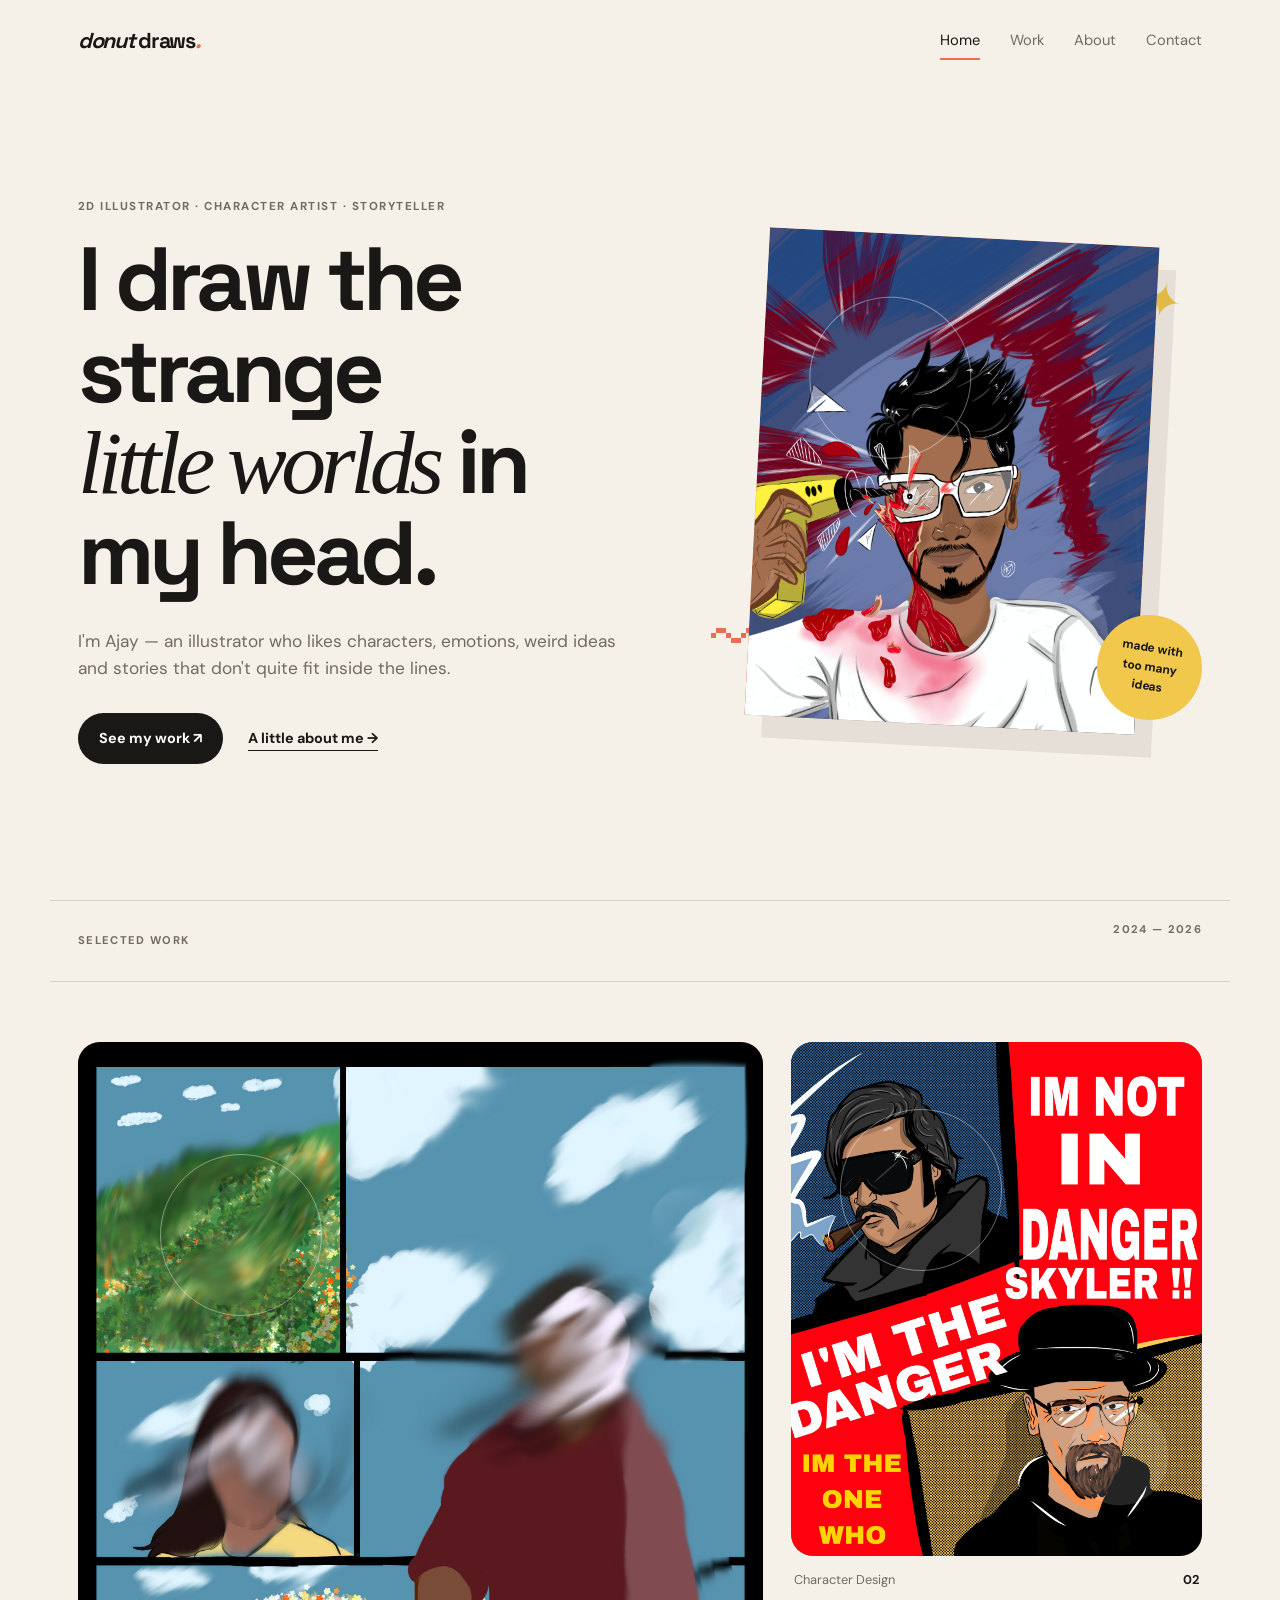
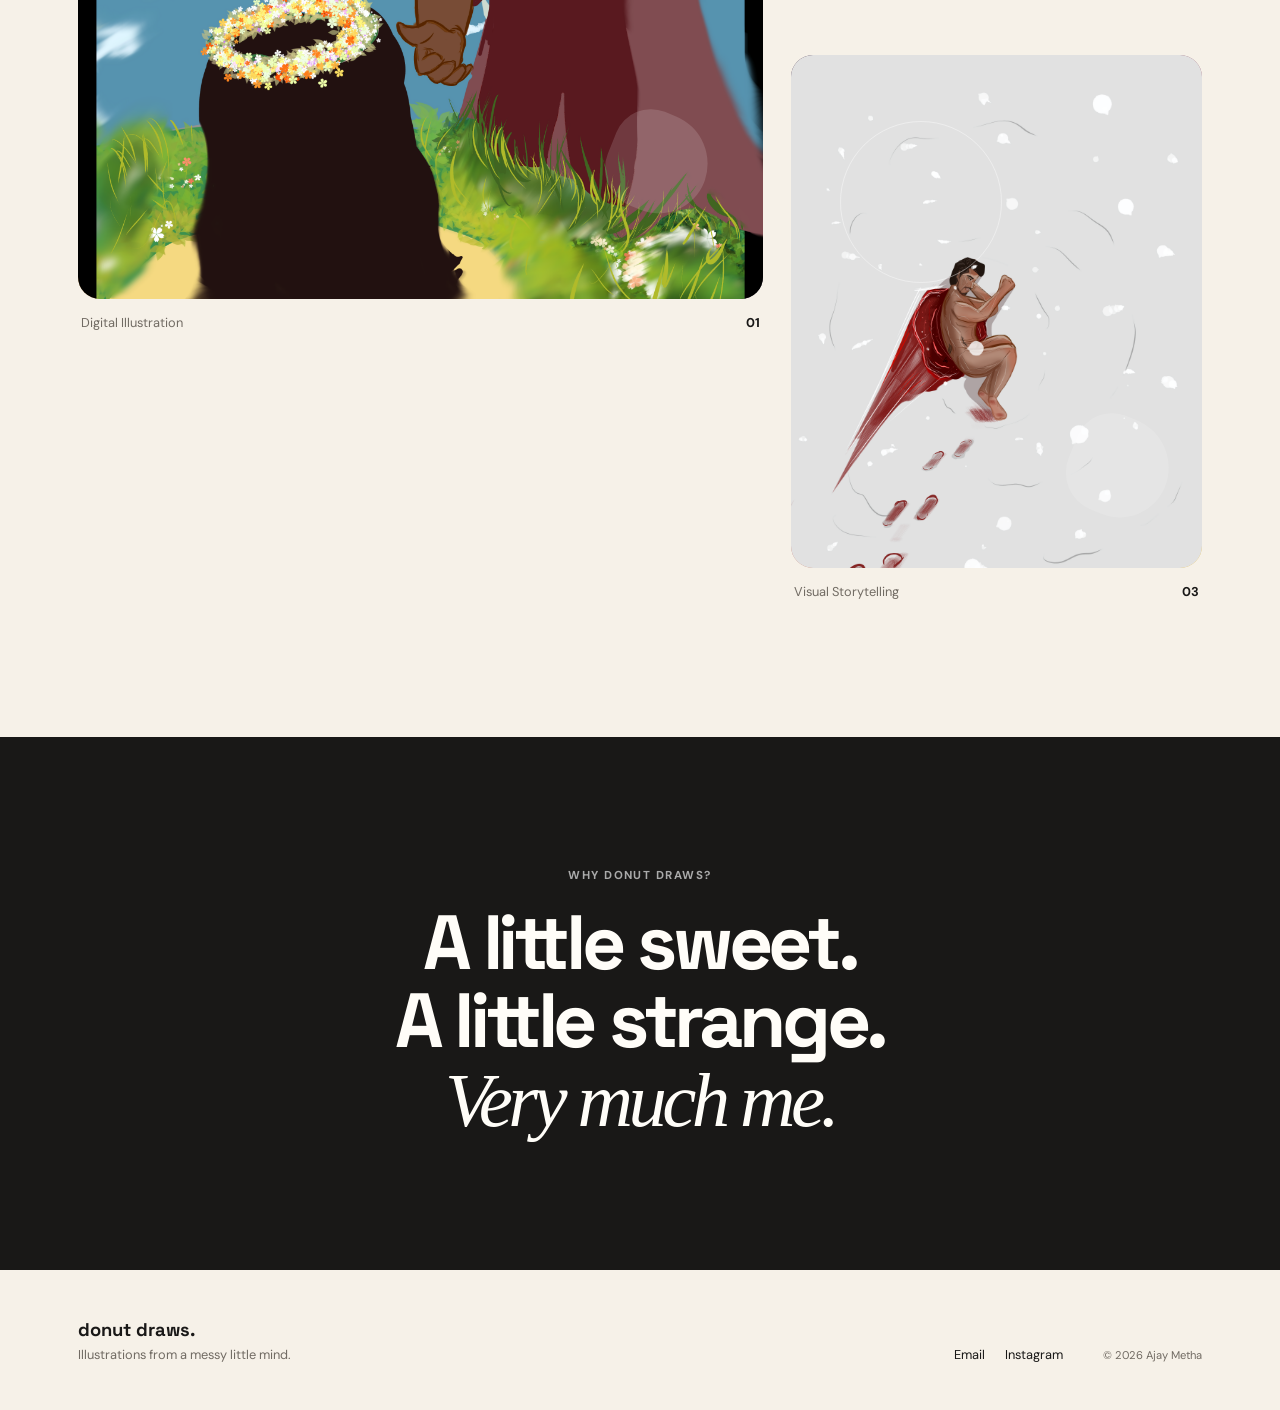
<file: index.html>
<!DOCTYPE html>
<html lang="en">
<head>
  <meta charset="UTF-8">
  <meta name="viewport" content="width=device-width, initial-scale=1.0">
  <meta name="description" content="Donut Draws — portfolio of Ajay, a 2D illustrator and visual storyteller.">
  <title>Donut Draws — Illustrator & Visual Storyteller</title>
  <link rel="preconnect" href="https://fonts.googleapis.com">
  <link rel="preconnect" href="https://fonts.gstatic.com" crossorigin>
  <link href="https://fonts.googleapis.com/css2?family=DM+Sans:wght@400;500;700&family=Space+Grotesk:wght@400;500;600;700&display=swap" rel="stylesheet">
  <link rel="stylesheet" href="styles.css">
</head>
<body>
<header class="site-header">
  <a class="logo" href="index.html"><span>donut</span> draws<span class="dot">.</span></a>
  <button class="menu-toggle" aria-label="Open menu">☰</button>
  <nav class="nav">
    <a class="active" href="index.html">Home</a>
    <a href="work.html">Work</a>
    <a href="about.html">About</a>
    <a href="contact.html">Contact</a>
  </nav>
</header>

<main>
  <section class="hero">
  <div class="hero-copy">
    <p class="eyebrow">2D Illustrator · Character Artist · Storyteller</p>

    <h1>I draw the strange<br><em>little worlds</em> in my head.</h1>

    <p class="hero-text">
      I'm Ajay — an illustrator who likes characters, emotions, weird ideas
      and stories that don't quite fit inside the lines.
    </p>

    <div class="hero-actions">
      <a class="button button-dark" href="work.html">See my work ↗</a>
      <a class="text-link" href="about.html">A little about me →</a>
    </div>
  </div>

  <div class="hero-art">
    <div class="doodle doodle-star">✦</div>
    <div class="doodle doodle-line">〰</div>

    <div class="hero-card art-placeholder">
      <img src="assets/art/Duality.png" alt="Duality — Donut Draws artwork">
    </div>

    <div class="sticker">made with<br>too many ideas</div>
  </div>
</section>

  <section class="intro-strip">
    <p>Selected work</p>
    <span>2024 — 2026</span>
  </section>

  <section class="featured-grid">
    <a class="project-card large" href="work.html">
     <div class="art-placeholder art-one">
  <img src="assets/art/Lost in the World.png" alt="Digital illustration">
</div>
      <div class="card-meta"><span>Digital Illustration</span><b>01</b></div>
    </a>
    <a class="project-card" href="work.html">
      <div class="art-placeholder art-two">
  <img src="assets/art/Rajini X Breaking Bad.jpg" alt="Character design">
</div>
      <div class="card-meta"><span>Character Design</span><b>02</b></div>
    </a>
    <a class="project-card" href="work.html">
      <div class="art-placeholder art-three">
  <img src="assets/art/Visual Story Telling.png" alt="Visual storytelling illustration">
</div>
      <div class="card-meta"><span>Visual Storytelling</span><b>03</b></div>
    </a>
  </section>

  <section class="statement">
    <p class="eyebrow">Why Donut Draws?</p>
    <h2>A little sweet.<br>A little strange.<br><em>Very much me.</em></h2>
  </section>
</main>

<footer class="footer">
  <div><strong>donut draws.</strong><br><span>Illustrations from a messy little mind.</span></div>
  <div class="footer-links"><a href="mailto:ajpyro12@gmail.com">Email</a><a href="https://www.instagram.com/sketchy_messy_life/" target="_blank" rel="noreferrer">Instagram</a></div>
  <span class="copyright">© 2026 Ajay Metha</span>
</footer>
<script src="script.js"></script>
</body>
</html>
</file>
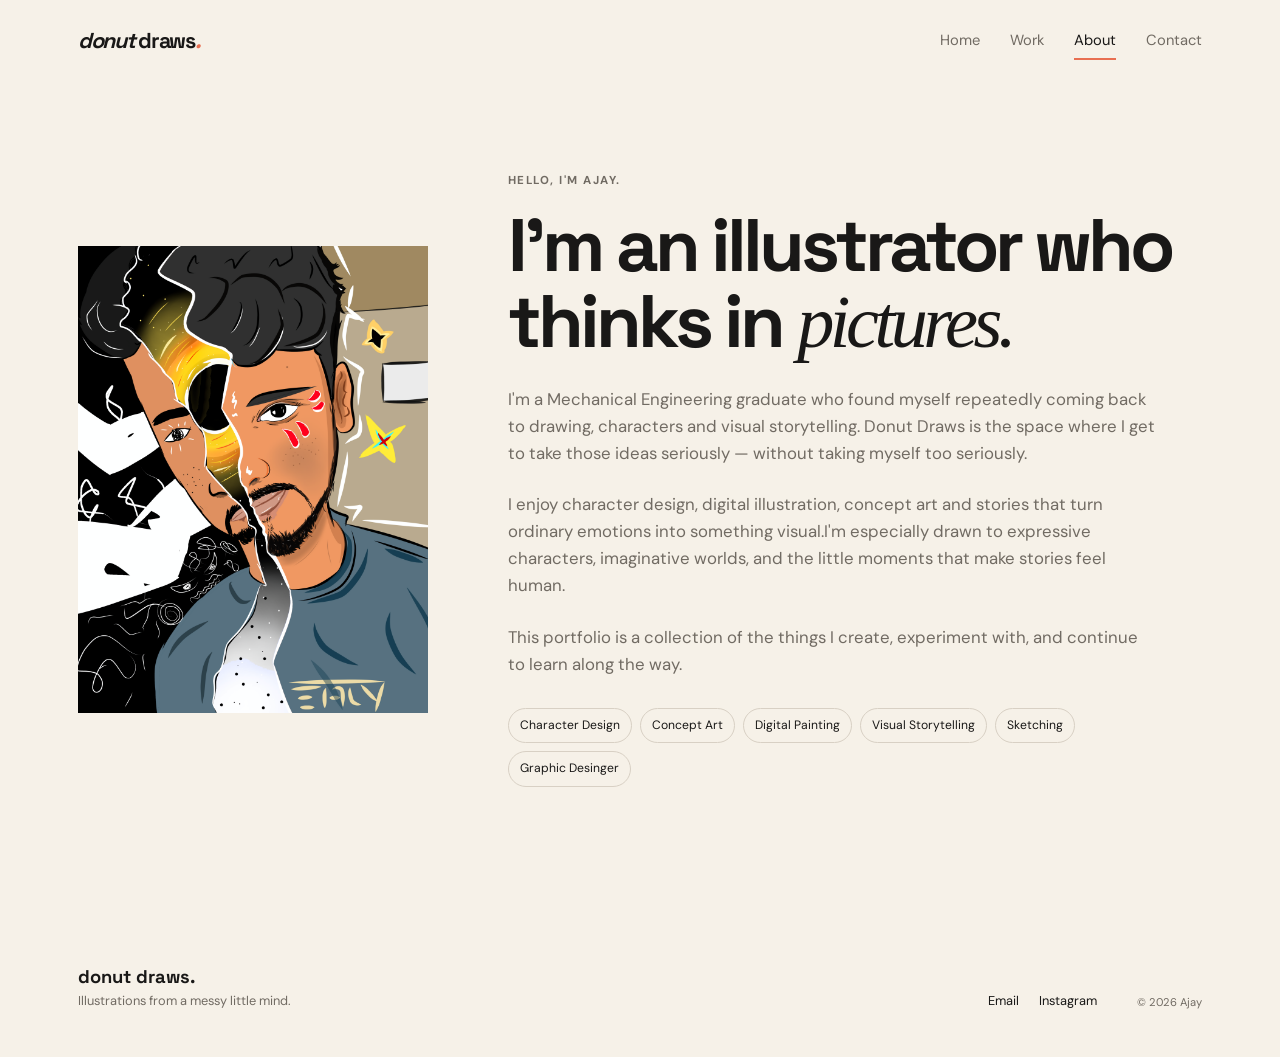
<file: about.html>
<!DOCTYPE html>
<html lang="en">
<head>
  <meta charset="UTF-8"><meta name="viewport" content="width=device-width, initial-scale=1.0">
  <title>About — Donut Draws</title>
  <link rel="preconnect" href="https://fonts.googleapis.com"><link rel="preconnect" href="https://fonts.gstatic.com" crossorigin>
  <link href="https://fonts.googleapis.com/css2?family=DM+Sans:wght@400;500;700&family=Space+Grotesk:wght@400;500;600;700&display=swap" rel="stylesheet"><link rel="stylesheet" href="styles.css">
</head>
<body>
<header class="site-header"><a class="logo" href="index.html"><span>donut</span> draws<span class="dot">.</span></a><button class="menu-toggle" aria-label="Open menu">☰</button><nav class="nav"><a href="index.html">Home</a><a href="work.html">Work</a><a class="active" href="about.html">About</a><a href="contact.html">Contact</a></nav></header>
<main class="page">
  <section class="about-layout">
    <div class="art-image"><img src="assets/art/Self_Portrait.png" alt="Description of my artwork"></div>
    <div class="about-copy">
      <p class="eyebrow">Hello, I'm Ajay.</p>
      <h1>I'm an illustrator who thinks in <em>pictures.</em></h1>
      <p>I'm a Mechanical Engineering graduate who found myself repeatedly coming back to drawing, characters and visual storytelling. Donut Draws is the space where I get to take those ideas seriously — without taking myself too seriously.</p>
      <p>I enjoy character design, digital illustration, concept art and stories that turn ordinary emotions into something visual.I'm especially drawn to expressive characters, imaginative worlds, and the little moments that make stories feel human.</p>
      <p>This portfolio is a collection of the things I create, experiment with, and continue to learn along the way.</p>
      
      <div class="skills">
        <span>Character Design</span><span>Concept Art</span><span>Digital Painting</span><span>Visual Storytelling</span><span>Sketching</span><span>Graphic Desinger</span>
      </div>
    </div>
  </section>
</main>
<footer class="footer"><div><strong>donut draws.</strong><br><span>Illustrations from a messy little mind.</span></div><div class="footer-links"><a href="mailto:ajpyro12@gmail.com">Email</a><a href="https://www.instagram.com/sketchy_messy_life/" target="_blank" rel="noreferrer">Instagram</a></div><span class="copyright">© 2026 Ajay</span></footer>
<script src="script.js"></script>
</body>
</html>
</file>
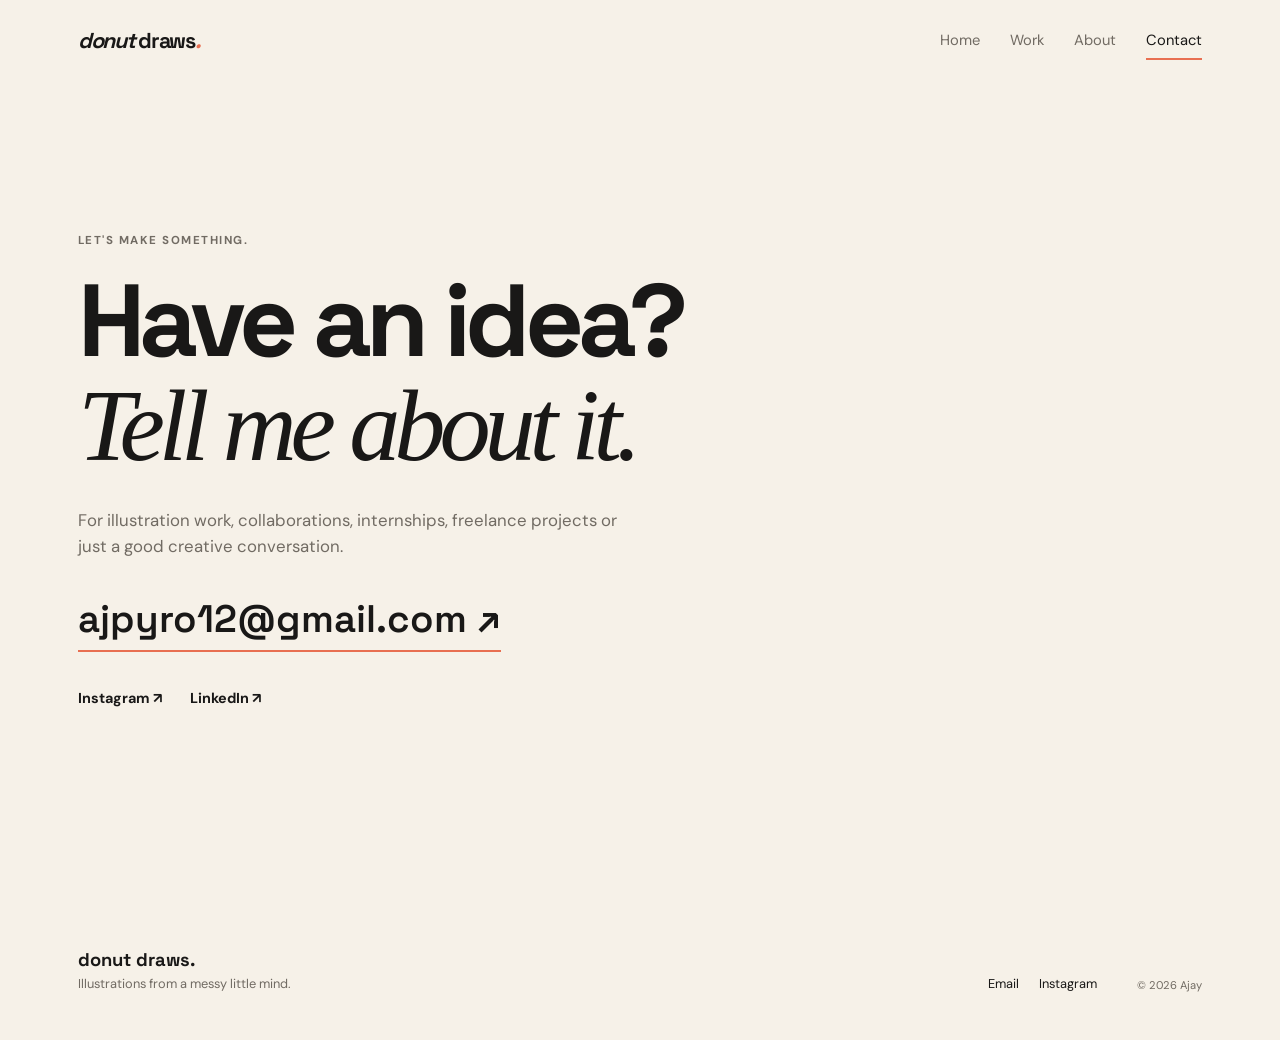
<file: contact.html>
<!DOCTYPE html>
<html lang="en">
<head>
  <meta charset="UTF-8"><meta name="viewport" content="width=device-width, initial-scale=1.0">
  <title>Contact — Donut Draws</title>
  <link rel="preconnect" href="https://fonts.googleapis.com"><link rel="preconnect" href="https://fonts.gstatic.com" crossorigin>
  <link href="https://fonts.googleapis.com/css2?family=DM+Sans:wght@400;500;700&family=Space+Grotesk:wght@400;500;600;700&display=swap" rel="stylesheet"><link rel="stylesheet" href="styles.css">
</head>
<body>
<header class="site-header"><a class="logo" href="index.html"><span>donut</span> draws<span class="dot">.</span></a><button class="menu-toggle" aria-label="Open menu">☰</button><nav class="nav"><a href="index.html">Home</a><a href="work.html">Work</a><a href="about.html">About</a><a class="active" href="contact.html">Contact</a></nav></header>
<main class="page contact-page">
  <p class="eyebrow">Let's make something.</p>
  <h1>Have an idea?<br><em>Tell me about it.</em></h1>
  <p class="contact-lead">For illustration work, collaborations, internships, freelance projects or just a good creative conversation.</p>
  <a class="email-big" href="mailto:ajpyro12@gmail.com">ajpyro12@gmail.com ↗</a>
  <div class="contact-social"><a href="https://www.instagram.com/sketchy_messy_life/" target="_blank" rel="noreferrer">Instagram ↗</a><a href="https://www.linkedin.com/" target="_blank" rel="noreferrer">LinkedIn ↗</a></div>
</main>
<footer class="footer"><div><strong>donut draws.</strong><br><span>Illustrations from a messy little mind.</span></div><div class="footer-links"><a href="mailto:ajpyro12@gmail.com">Email</a><a href="https://www.instagram.com/sketchy_messy_life/" target="_blank" rel="noreferrer">Instagram</a></div><span class="copyright">© 2026 Ajay</span></footer>
<script src="script.js"></script>
</body>
</html>
</file>
<file: styles.css>
:root{
  --paper:#f6f1e8; --ink:#191817; --muted:#716b63; --line:#d8d0c4;
  --accent:#e86f51; --accent2:#f1c84b; --white:#fffdf8;
  --display:"Space Grotesk",sans-serif; --body:"DM Sans",sans-serif;
  --radius:22px; --max:1180px;
}
*{box-sizing:border-box}html{scroll-behavior:smooth}body{margin:0;background:var(--paper);color:var(--ink);font-family:var(--body);line-height:1.6}
a{color:inherit;text-decoration:none}button{font:inherit}.site-header{height:82px;max-width:var(--max);margin:auto;padding:0 28px;display:flex;align-items:center;justify-content:space-between}
.logo{font-family:var(--display);font-weight:700;font-size:1.35rem;letter-spacing:-.06em}.logo span{font-style:italic}.logo .dot{color:var(--accent)}
.nav{display:flex;gap:30px;font-size:.92rem}.nav a{position:relative;color:var(--muted)}.nav a.active,.nav a:hover{color:var(--ink)}.nav a.active:after{content:"";position:absolute;left:0;right:0;bottom:-7px;height:2px;background:var(--accent)}
.menu-toggle{display:none;border:0;background:none;font-size:1.5rem}
.hero{max-width:var(--max);margin:auto;min-height:calc(100vh - 82px);padding:70px 28px 90px;display:grid;grid-template-columns:1.05fr .95fr;gap:70px;align-items:center}
.eyebrow{text-transform:uppercase;letter-spacing:.13em;font-size:.72rem;font-weight:700;color:var(--muted);margin:0 0 18px}
h1,h2,h3{font-family:var(--display);line-height:1.02;letter-spacing:-.055em;margin:0}h1{font-size:clamp(3.4rem,7vw,6.6rem)}h2{font-size:clamp(2.8rem,6vw,5.6rem)}h3{font-size:1.35rem}em{font-family:Georgia,serif;font-weight:400;letter-spacing:-.06em}
.hero-text{max-width:540px;color:var(--muted);font-size:1.08rem;margin:28px 0}.hero-actions{display:flex;align-items:center;gap:25px;margin-top:30px}
.button{display:inline-block;padding:14px 21px;border-radius:999px;font-weight:700;font-size:.9rem}.button-dark{background:var(--ink);color:var(--white)}.text-link{font-weight:700;font-size:.9rem;border-bottom:1px solid var(--ink)}
.hero-art{position:relative;min-height:520px;display:grid;place-items:center}.hero-card{width:min(390px,80%);aspect-ratio:4/5;transform:rotate(3deg);box-shadow:18px 22px 0 rgba(25,24,23,.08)}
.art-placeholder{display:grid;place-items:center;text-align:center;background:linear-gradient(145deg,#e9c7a7,#d87a5b 55%,#342d2a);color:var(--white);overflow:hidden;position:relative}.art-placeholder:before{content:"";position:absolute;width:160px;height:160px;border:1px solid rgba(255,255,255,.4);border-radius:50%;top:13%;left:12%}.art-placeholder:after{content:"";position:absolute;width:100px;height:100px;background:rgba(255,255,255,.14);border-radius:42% 58% 55% 45%;bottom:10%;right:8%;transform:rotate(22deg)}
.art-placeholder span{font-family:var(--display);font-size:1.3rem;font-weight:700;letter-spacing:.06em;z-index:1}.art-placeholder small{position:absolute;bottom:16px;left:0;right:0;font-size:.68rem;opacity:.75}
.art-one{background:linear-gradient(145deg,#d95d49,#edb96a 58%,#302b3d)}.art-two{background:linear-gradient(145deg,#243746,#7c9c86 55%,#d7a35f)}.art-three{background:linear-gradient(145deg,#3e2c46,#bd6e82 52%,#f1c84b)}.art-four{background:linear-gradient(145deg,#1f3332,#4f8172 55%,#e2b69d)}.art-five{background:linear-gradient(145deg,#35243d,#6f537a 50%,#e98d68)}.art-six{background:linear-gradient(145deg,#18222c,#59728b 50%,#d9b17e)}
.doodle{position:absolute;font-size:3rem}.doodle-star{top:8%;right:4%;color:var(--accent2);transform:rotate(14deg)}.doodle-line{bottom:7%;left:2%;font-size:5rem;color:var(--accent)}
.sticker{position:absolute;right:0;bottom:4%;background:var(--accent2);padding:18px 20px;border-radius:50%;font-size:.75rem;font-weight:700;text-align:center;transform:rotate(9deg);width:105px;height:105px;display:grid;place-items:center}
.intro-strip{max-width:var(--max);margin:auto;padding:20px 28px;border-top:1px solid var(--line);border-bottom:1px solid var(--line);display:flex;justify-content:space-between;text-transform:uppercase;letter-spacing:.12em;font-size:.7rem;font-weight:700;color:var(--muted)}
.featured-grid{max-width:var(--max);margin:auto;padding:60px 28px 120px;display:grid;grid-template-columns:1.25fr .75fr;gap:50px 28px}.project-card.large{grid-row:span 2}.project-card .art-placeholder{aspect-ratio:4/5;border-radius:var(--radius);transition:transform .35s}.project-card.large .art-placeholder{aspect-ratio:4/5}.project-card:hover .art-placeholder{transform:translateY(-6px) rotate(-.5deg)}
.card-meta{display:flex;justify-content:space-between;padding:14px 3px;font-size:.8rem;color:var(--muted)}.card-meta b{color:var(--ink)}
.statement{background:var(--ink);color:var(--white);padding:130px 28px;text-align:center}.statement .eyebrow{color:#aaa}.statement h2{font-size:clamp(2.8rem,6vw,5.8rem)}
.footer{max-width:var(--max);margin:auto;padding:45px 28px;display:grid;grid-template-columns:1fr auto auto;gap:40px;align-items:end;font-size:.8rem}.footer strong{font-family:var(--display);font-size:1.15rem}.footer span{color:var(--muted)}.footer-links{display:flex;gap:20px}.footer-links a:hover{text-decoration:underline}.copyright{font-size:.7rem}
.page{max-width:var(--max);margin:auto;padding:90px 28px 130px}.page-heading{max-width:760px}.page-heading h1{font-size:clamp(3.4rem,7vw,6.5rem)}.page-heading>p:last-child{max-width:500px;color:var(--muted);font-size:1.05rem;margin-top:25px}
.filters{display:flex;gap:10px;flex-wrap:wrap;margin:70px 0 35px}.filter{border:1px solid var(--line);background:transparent;border-radius:999px;padding:9px 16px;cursor:pointer;font-size:.82rem}.filter.active,.filter:hover{background:var(--ink);color:var(--white);border-color:var(--ink)}
.work-grid{display:grid;grid-template-columns:repeat(2,1fr);gap:55px 25px}.work-item .art-placeholder{aspect-ratio:1/1;border-radius:var(--radius)}.work-item.tall .art-placeholder{aspect-ratio:4/5}.work-item h3{margin-top:14px}.work-item p{margin:2px 0;color:var(--muted);font-size:.8rem}
.about-layout{display:grid;grid-template-columns:.8fr 1.2fr;gap:90px;align-items:center}.about-photo{aspect-ratio:4/5;border-radius:var(--radius);transform:rotate(-2deg)}.about-copy h1{font-size:clamp(3rem,5.8vw,5.8rem)}.about-copy>p:not(.eyebrow){color:var(--muted);font-size:1.05rem;max-width:650px;margin-top:25px}.skills{display:flex;gap:8px;flex-wrap:wrap;margin-top:30px}.skills span{border:1px solid var(--line);padding:7px 11px;border-radius:999px;font-size:.76rem}
.contact-page{min-height:calc(100vh - 82px);display:flex;flex-direction:column;justify-content:center}.contact-page h1{font-size:clamp(3.4rem,8vw,7.5rem)}.contact-lead{max-width:570px;color:var(--muted);font-size:1.05rem;margin:28px 0}.email-big{font-family:var(--display);font-size:clamp(1.5rem,3vw,2.5rem);font-weight:600;border-bottom:2px solid var(--accent);width:max-content}.contact-social{display:flex;gap:28px;margin-top:35px;font-weight:700;font-size:.9rem}
.fade{opacity:0;transform:translateY(15px);transition:.5s}.fade.visible{opacity:1;transform:none}
@media(max-width:750px){.site-header{height:70px}.menu-toggle{display:block}.nav{display:none;position:absolute;top:70px;left:0;right:0;background:var(--paper);padding:20px 28px;z-index:10;border-bottom:1px solid var(--line);flex-direction:column;gap:18px}.nav.open{display:flex}.hero{grid-template-columns:1fr;min-height:auto;padding-top:55px;gap:20px}.hero-art{min-height:430px}.hero-card{width:70%}.featured-grid{grid-template-columns:1fr;gap:30px;padding-bottom:80px}.project-card.large{grid-row:auto}.work-grid{grid-template-columns:1fr}.about-layout{grid-template-columns:1fr;gap:55px}.about-photo{max-width:420px}.footer{grid-template-columns:1fr 1fr;gap:25px}.copyright{grid-column:1/-1}.page{padding-top:65px}.statement{padding:90px 28px}}

/* Automatic artwork gallery */
.actual-art img{
  width:100%;
  height:100%;
  object-fit:cover;
  display:block;
  position:relative;
  z-index:2;
}
.actual-art:before,.actual-art:after{z-index:1}
.gallery-loading,.gallery-empty{
  grid-column:1/-1;
  color:var(--muted);
  padding:30px 0;
}

/* Artwork metadata + fullscreen viewer */
.art-open{display:block;width:100%;padding:0;border:0;background:none;cursor:zoom-in;text-align:left}.work-info{display:flex;justify-content:space-between;gap:20px;align-items:flex-start}.work-item h3{margin-top:14px}.work-item p{margin:2px 0;color:var(--muted);font-size:.8rem}.view-art{margin-top:16px;font-size:.75rem;font-weight:700;white-space:nowrap}.art-description{max-width:620px;line-height:1.6;margin-top:10px!important}.lightbox{position:fixed;inset:0;background:rgba(10,10,10,.94);z-index:100;display:none;align-items:center;justify-content:center;padding:30px}.lightbox.open{display:flex}.lightbox-content{width:min(1200px,94vw);max-height:92vh;display:grid;grid-template-columns:minmax(0,1.4fr) minmax(260px,.6fr);gap:35px;align-items:center}.lightbox-image{max-width:100%;max-height:82vh;width:100%;object-fit:contain;display:block}.lightbox-details{color:white}.lightbox-meta{font-size:.72rem;text-transform:uppercase;letter-spacing:.12em;opacity:.65;margin:0 0 12px}.lightbox-title{font-size:clamp(2rem,4vw,4rem);margin:0 0 18px;color:white}.lightbox-description{font-size:1rem;line-height:1.7;opacity:.75}.lightbox-close{position:fixed;top:18px;right:25px;border:0;background:none;color:white;font-size:3rem;line-height:1;cursor:pointer;z-index:101}.lightbox-open{overflow:hidden}
@media(max-width:750px){.lightbox{padding:20px}.lightbox-content{grid-template-columns:1fr;max-height:90vh;gap:18px;overflow:auto}.lightbox-image{max-height:65vh}.lightbox-details{padding-bottom:20px}.lightbox-close{top:8px;right:15px}.view-art{display:none}}

/* ABOUT PAGE IMAGE FIX */
.about-layout {
  grid-template-columns: 350px minmax(0, 1fr) !important;
  gap: 80px !important;
}

.about-layout .art-image {
  width: 350px !important;
  max-width: 350px !important;
  min-width: 0 !important;
}

.about-layout .art-image img {
  display: block !important;
  width: 100% !important;
  max-width: 100% !important;
  height: auto !important;
  object-fit: contain !important;
}

@media(max-width:750px) {
  .about-layout {
    grid-template-columns: 1fr !important;
  }

  .about-layout .art-image {
    width: 100% !important;
    max-width: 400px !important;
  }
}


/* HOME PAGE HERO IMAGE */
.hero-card {
  overflow: hidden;
}

.hero-card img {
  display: block;
  width: 100%;
  height: 100%;
  object-fit: contain;
}


/* HOME PAGE FEATURED ARTWORKS */
.project-card {
  min-width: 0;
}

.project-card .art-placeholder {
  width: 100%;
  overflow: hidden;
  position: relative;
}

.project-card .art-placeholder img {
  display: block;
  width: 100%;
  height: 100%;
  max-width: 100%;
  max-height: 100%;
  object-fit: contain;
}


/* Keep featured artwork boxes consistent */
.project-card.large .art-placeholder {
  aspect-ratio: 4 / 5;
}

.project-card:not(.large) .art-placeholder {
  aspect-ratio: 4 / 5;
}


/* MOBILE */
@media(max-width:750px) {
  .project-card .art-placeholder {
    aspect-ratio: 4 / 5;
  }

  .project-card .art-placeholder img {
    width: 100%;
    height: 100%;
    object-fit: contain;
  }
}
.video-section {
  max-width: var(--max);
  margin: 0 auto;
  padding: 100px 28px;
}

.video-grid {
  display: grid;
  grid-template-columns: repeat(2, 1fr);
  gap: 35px;
  margin-top: 45px;
}

.video-card {
  background: var(--white);
  border: 1px solid var(--line);
  border-radius: var(--radius);
  overflow: hidden;
  transition: transform .25s ease;
}

.video-card:hover {
  transform: translateY(-5px);
}

.video-thumbnail {
  position: relative;
  aspect-ratio: 16 / 9;
  overflow: hidden;
  background: #ddd;
}

.video-thumbnail img {
  width: 100%;
  height: 100%;
  object-fit: cover;
  display: block;
}

.play-button {
  position: absolute;
  left: 50%;
  top: 50%;
  transform: translate(-50%, -50%);
  
  width: 64px;
  height: 64px;
  border-radius: 50%;
  
  background: var(--accent);
  color: white;
  
  display: grid;
  place-items: center;
  
  font-size: 22px;
  padding-left: 4px;
}

.video-info {
  padding: 20px 22px 24px;
}

.video-info h3 {
  margin: 0 0 5px;
  font-family: var(--display);
}

.video-info p {
  margin: 0;
  color: var(--muted);
  font-size: .85rem;
}
@media(max-width:750px) {
  .video-grid {
    grid-template-columns: 1fr;
  }

  .video-section {
    padding: 70px 28px;
  }
}
</file>
